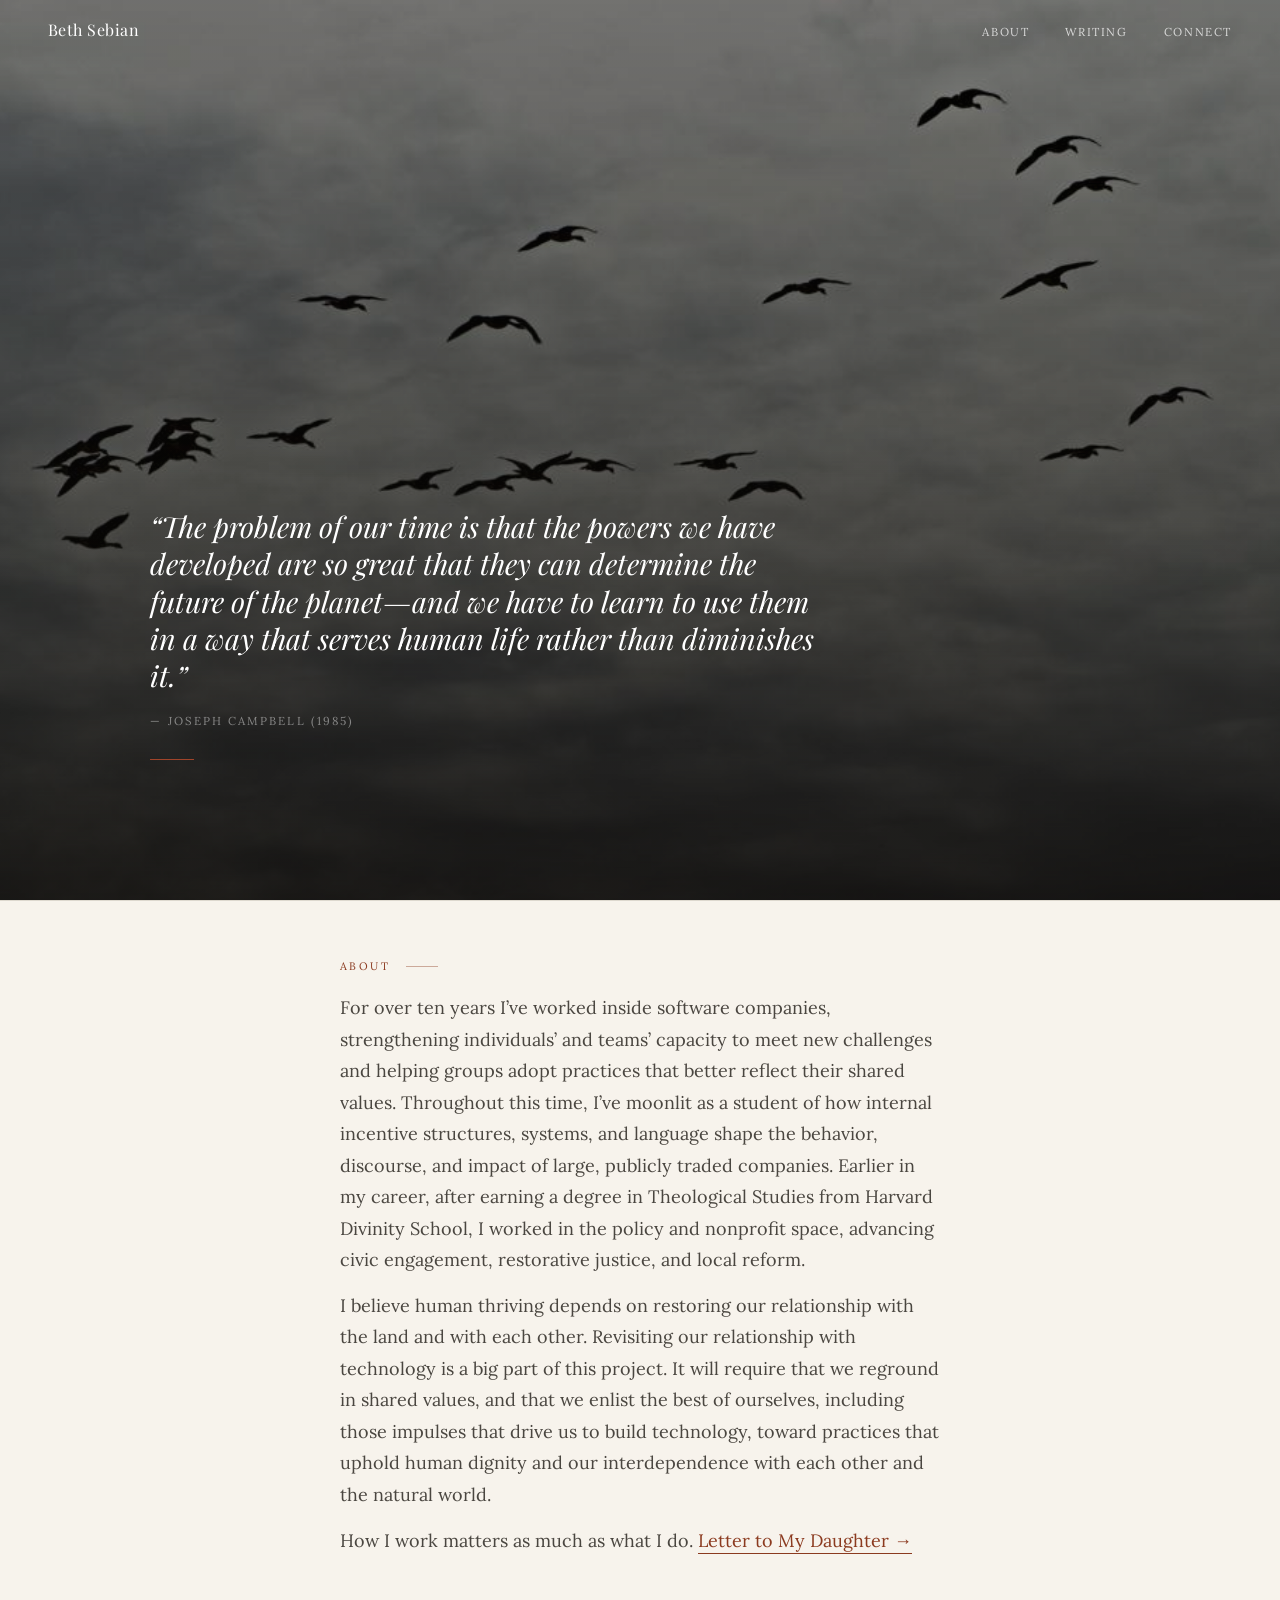
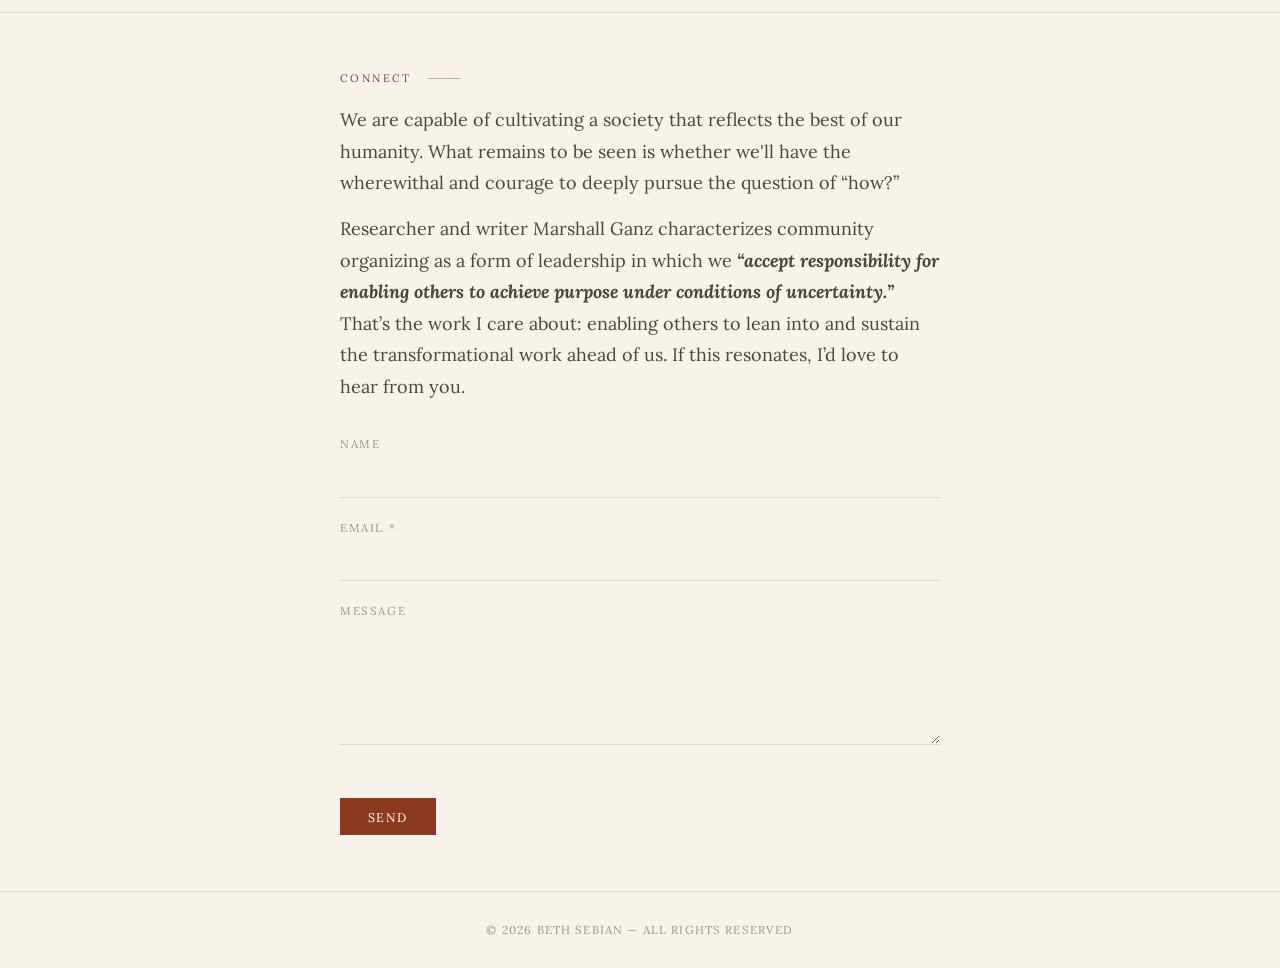
<file: index.html>
<!DOCTYPE html>
<html lang="en">
<head>
  <meta charset="UTF-8" />
  <meta name="viewport" content="width=device-width, initial-scale=1.0" />
  <title>Beth Sebian</title>
  <link rel="preconnect" href="https://fonts.googleapis.com" />
  <link rel="preconnect" href="https://fonts.gstatic.com" crossorigin />
  <link href="https://fonts.googleapis.com/css2?family=Playfair+Display:ital,wght@0,400;0,500;1,400&family=Lora:ital,wght@0,400;0,500;1,400&display=swap" rel="stylesheet" />
  <style>
    *, *::before, *::after { box-sizing: border-box; margin: 0; padding: 0; }

    :root {
      --rust: #8B3A1F;
      --rust-mid: #A0442A;
      --rust-pale: #ede5db;
      --cream: #f7f3ec;
      --white: #fdfcf9;
      --text: #1c1a17;
      --text-mid: #4a4640;
      --text-faint: #9a9590;
      --rule: #ddd8ce;
      --serif: 'Playfair Display', Georgia, serif;
      --body: 'Lora', Georgia, serif;
      --nav-h: 60px;
    }

    html { scroll-behavior: smooth; }

    body {
      font-family: var(--body);
      background: var(--cream);
      color: var(--text);
      font-size: 18px;
      line-height: 1.75;
      -webkit-font-smoothing: antialiased;
    }

    a { color: inherit; text-decoration: none; }

    /* ── NAV ── */
    nav {
      position: fixed;
      top: 0; left: 0; right: 0;
      z-index: 100;
      height: var(--nav-h);
      display: flex;
      align-items: center;
      justify-content: space-between;
      padding: 0 3rem;
      transition: background 0.35s, border-color 0.35s;
      border-bottom: 1px solid transparent;
    }

    nav.solid {
      background: rgba(247, 243, 236, 0.95);
      border-color: var(--rule);
      backdrop-filter: blur(6px);
    }

    .nav-name {
      font-family: var(--serif);
      font-size: 1rem;
      letter-spacing: 0.03em;
    }

    nav:not(.solid) .nav-name { color: white; }
    nav.solid .nav-name { color: var(--text); }

    .nav-links {
      display: flex;
      gap: 2.25rem;
      list-style: none;
    }

    .nav-links a {
      font-family: var(--body);
      font-size: 0.72rem;
      letter-spacing: 0.14em;
      text-transform: uppercase;
      transition: color 0.2s;
    }

    nav:not(.solid) .nav-links a { color: rgba(255,255,255,0.75); }
    nav:not(.solid) .nav-links a:hover { color: white; }
    nav.solid .nav-links a { color: var(--text-mid); }
    nav.solid .nav-links a:hover { color: var(--rust); }

    /* ── HERO ── */
    .hero {
      position: relative;
      min-height: 100vh;
      display: flex;
      align-items: flex-end;
      padding-bottom: 7rem;
      overflow: hidden;
    }

    .hero-bg {
      position: absolute;
      inset: 0;
      background-image: url('geese.jpg');
      background-size: cover;
      background-position: center 38%;
      animation: drift 20s ease-out forwards;
    }

    @keyframes drift {
      from { transform: scale(1.05); }
      to   { transform: scale(1.0); }
    }

    .hero-overlay {
      position: absolute;
      inset: 0;
      background: linear-gradient(
        to bottom,
        rgba(12,10,8,0.2) 0%,
        rgba(12,10,8,0.45) 50%,
        rgba(12,10,8,0.85) 100%
      );
    }

    .hero-content {
      position: relative;
      z-index: 2;
      padding: 0 3rem;
      max-width: 760px;
      margin-left: max(3rem, 8vw);
      animation: rise 1.1s ease-out 0.2s both;
    }

    @keyframes rise {
      from { opacity: 0; transform: translateY(20px); }
      to   { opacity: 1; transform: translateY(0); }
    }

    .hero-quote {
      font-family: var(--serif);
      font-size: clamp(1.8rem, 2.0vw, 2.8rem);
      font-weight: 400;
      font-style: italic;
      color: white;
      line-height: 1.3;
      margin-bottom: 1rem;
    }

    .hero-attribution {
      font-size: 0.72rem;
      letter-spacing: 0.18em;
      text-transform: uppercase;
      color: rgba(255,255,255,0.45);
    }

    .hero-rule {
      width: 44px;
      height: 1px;
      background: var(--rust-mid);
      margin: 1.75rem 0;
    }

    .inline-link {
      color: var(--rust);
      border-bottom: 1px solid currentColor;
      padding-bottom: 1px;
      transition: opacity 0.2s;
    }

    .inline-link:hover { opacity: 0.7; }

    /* ── SECTIONS ── */
    section {
      padding: 3.5rem 0;
      border-top: 1px solid var(--rule);
    }

    section:first-of-type { border-top: none; }

    .wrap {
      max-width: 680px;
      margin: 0 auto;
      padding: 0 2.5rem;
    }

    .section-label {
      font-size: 0.68rem;
      letter-spacing: 0.22em;
      text-transform: uppercase;
      color: var(--rust);
      margin-bottom: 1rem;
      display: flex;
      align-items: center;
      gap: 1rem;
    }

    .section-label::after {
      content: '';
      display: block;
      height: 1px;
      width: 32px;
      background: var(--rust);
      opacity: 0.4;
    }

    .section-body {
      color: var(--text-mid);
      line-height: 1.75;
    }

    .section-body p + p { margin-top: 0.9rem; }

    /* ── CONTACT FORM ── */
    .contact-form {
      margin-top: 2rem;
    }

    .contact-form .form-row {
      margin-bottom: 1.25rem;
    }

    .contact-form label {
      display: block;
      font-size: 0.72rem;
      letter-spacing: 0.14em;
      text-transform: uppercase;
      color: var(--text-faint);
      margin-bottom: 0.4rem;
    }

    .contact-form input,
    .contact-form textarea {
      width: 100%;
      background: transparent;
      border: none;
      border-bottom: 1px solid var(--rule);
      padding: 0.5rem 0;
      font-family: var(--body);
      font-size: 1rem;
      color: var(--text);
      outline: none;
      transition: border-color 0.2s;
      -webkit-appearance: none;
      border-radius: 0;
    }

    .contact-form input:focus,
    .contact-form textarea:focus {
      border-color: var(--rust);
    }

    .contact-form textarea {
      resize: vertical;
      min-height: 100px;
    }

    .contact-form button {
      margin-top: 1.5rem;
      padding: 0.65rem 1.75rem;
      background: var(--rust);
      color: white;
      border: none;
      font-family: var(--body);
      font-size: 0.78rem;
      letter-spacing: 0.12em;
      text-transform: uppercase;
      cursor: pointer;
      transition: background 0.2s;
    }

    .contact-form button:hover { background: var(--rust-mid); }

    .form-success {
      display: none;
      margin-top: 1.5rem;
      font-style: italic;
      color: var(--text-mid);
      font-size: 0.95rem;
    }

    /* ── FOOTER ── */
    footer {
      border-top: 1px solid var(--rule);
      padding: 1.75rem 0;
      text-align: center;
      font-size: 0.72rem;
      letter-spacing: 0.1em;
      text-transform: uppercase;
      color: var(--text-faint);
    }

    /* ── MOBILE ── */
    @media (max-width: 600px) {
      nav { padding: 0 1.5rem; }
      .nav-links { gap: 1.5rem; }
      .hero-content { padding: 0 1.5rem; margin-left: 0; }
      .wrap { padding: 0 1.5rem; }
      section { padding: 2.5rem 0; }
    }
  </style>
</head>
<body>

<!-- NAV -->
<nav id="nav">
  <a href="#home" class="nav-name">Beth Sebian</a>
  <ul class="nav-links">
    <li><a href="#about">About</a></li>
    <li><a href="https://substack.com/@bethsebian" target="_blank" rel="noopener">Writing</a></li>
    <li><a href="#connect">Connect</a></li>
  </ul>
</nav>

<!-- HERO -->
<section class="hero" id="home">
  <div class="hero-bg"></div>
  <div class="hero-overlay"></div>
  <div class="hero-content">
    <p class="hero-quote">&ldquo;The problem of our time is that the powers we have developed are so great that they can determine the future of the planet—and we have to learn to use them in a way that serves human life rather than diminishes it.&rdquo;</p>
    <p class="hero-attribution">&mdash; Joseph Campbell (1985)</p>
    <div class="hero-rule"></div>
  </div>
</section>

<!-- ABOUT -->
<section id="about">
  <div class="wrap">
    <p class="section-label">About</p>
    <div class="section-body">
      <p>For over ten years I’ve worked inside software companies, strengthening individuals’ and teams’ capacity to meet new challenges and helping groups adopt practices that better reflect their shared values. Throughout this time, I’ve moonlit as a student of how internal incentive structures, systems, and language shape the behavior, discourse, and impact of large, publicly traded companies. Earlier in my career, after earning a degree in Theological Studies from Harvard Divinity School, I worked in the policy and nonprofit space, advancing civic engagement, restorative justice, and local reform.</p>
	<p>I believe human thriving depends on restoring our relationship with the land and with each other. Revisiting our relationship with technology is a big part of this project. It will require that we reground in shared values, and that we enlist the best of ourselves, including those impulses that drive us to build technology, toward practices that uphold human dignity and our interdependence with each other and the natural world.</p>
      <p>How I work matters as much as what I do. <a href="https://bethsebian.substack.com/p/letter-to-my-daughter" target="_blank" rel="noopener" class="inline-link">Letter to My Daughter &rarr;</a></p>
    </div>
  </div>
</section>

<!-- CONNECT -->
<section id="connect">
  <div class="wrap">
    <p class="section-label">Connect</p>
    <div class="section-body">
      <p>We are capable of cultivating a society that reflects the best of our humanity. What remains to be seen is whether we'll have the wherewithal and courage to deeply pursue the question of &ldquo;how?&rdquo;</p>
      <p>Researcher and writer Marshall Ganz characterizes community organizing as a form of leadership in which we <em><strong>&ldquo;accept responsibility for enabling others to achieve purpose under conditions of uncertainty.&rdquo;</strong></em> That&rsquo;s the work I care about: enabling others to lean into and sustain the transformational work ahead of us. If this resonates, I&rsquo;d love to hear from you.</p>
    </div>
    <form class="contact-form" action="https://formspree.io/f/xgaeeekd" method="POST">
      <div class="form-row">
        <label for="name">Name</label>
        <input type="text" id="name" name="name" autocomplete="name" />
      </div>
      <div class="form-row">
        <label for="email">Email *</label>
        <input type="email" id="email" name="email" required autocomplete="email" />
      </div>
      <div class="form-row">
        <label for="message">Message</label>
        <textarea id="message" name="message" rows="5"></textarea>
      </div>
      <button type="submit">Send</button>
      <p class="form-success" id="form-success">Got it — thank you. I&rsquo;ll be in touch.</p>
    </form>
  </div>
</section>

<footer>
  &copy; 2026 Beth Sebian &mdash; All rights reserved
</footer>

<script>
  const nav = document.getElementById('nav');
  const hero = document.querySelector('.hero');

  const obs = new IntersectionObserver(
    ([e]) => nav.classList.toggle('solid', !e.isIntersecting),
    { threshold: 0.1 }
  );
  obs.observe(hero);

  const form = document.querySelector('.contact-form');
  if (form) {
    form.addEventListener('submit', async (e) => {
      e.preventDefault();
      const data = new FormData(form);
      const res = await fetch(form.action, {
        method: 'POST', body: data,
        headers: { 'Accept': 'application/json' }
      });
      if (res.ok) {
        form.reset();
        document.getElementById('form-success').style.display = 'block';
      }
    });
  }
</script>
</body>
</html>
</file>
